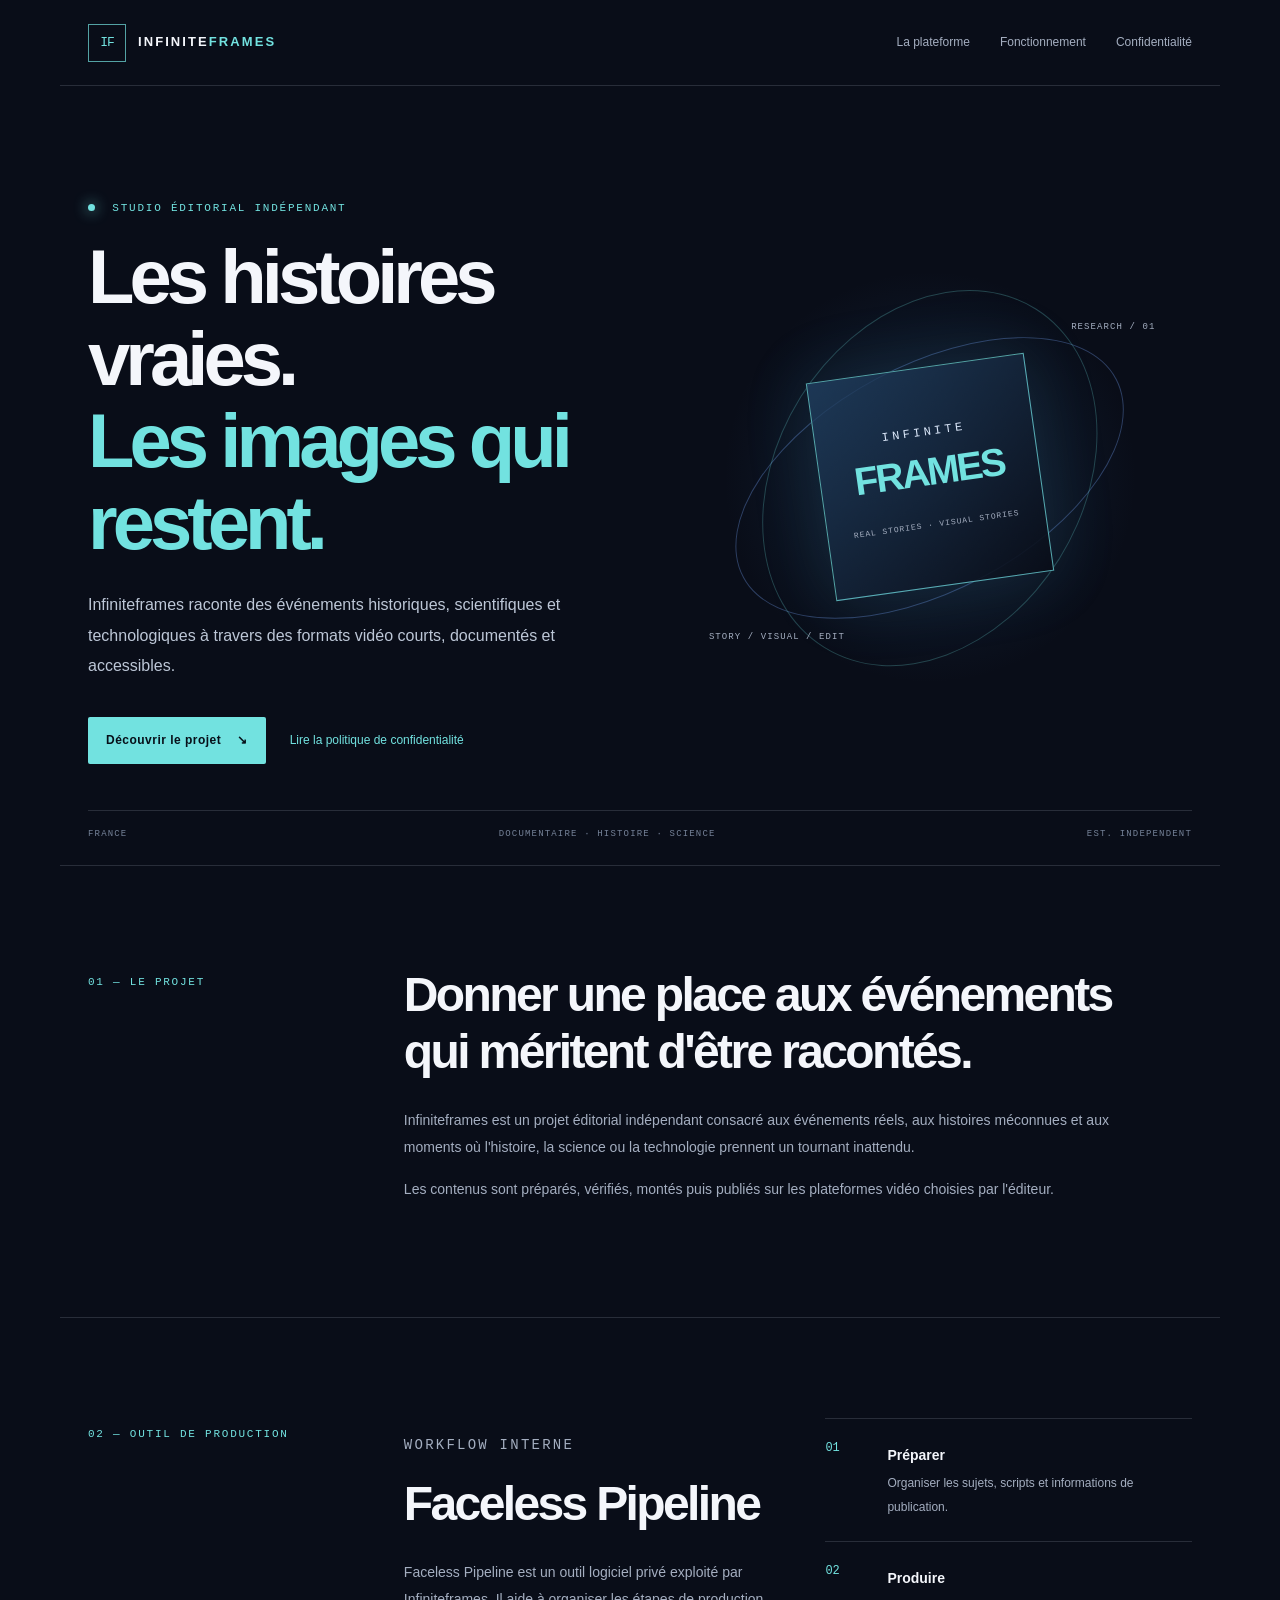
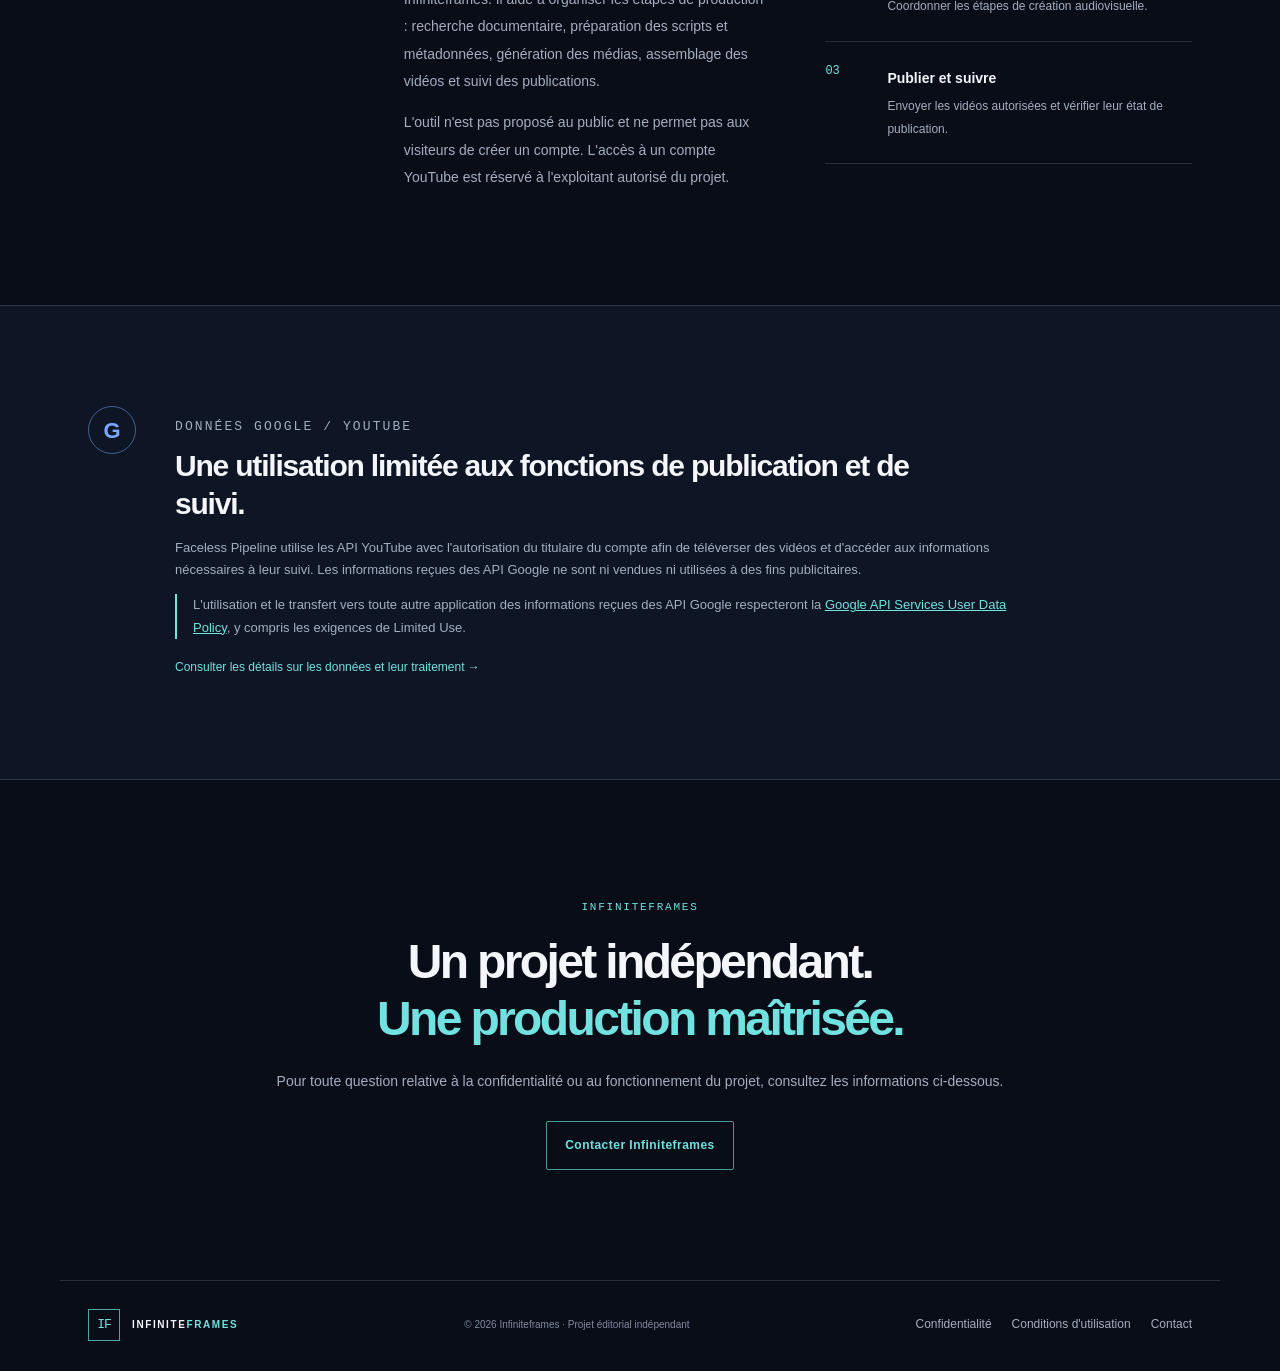
<file: index.html>
<!doctype html>
<html lang="fr">
<head>
  <meta charset="utf-8">
  <meta name="viewport" content="width=device-width, initial-scale=1">
  <meta name="theme-color" content="#090d18">
  <meta name="description" content="Infiniteframes — création et publication de vidéos documentaires. Faceless Pipeline est l'outil privé qui accompagne la préparation et la publication des contenus.">
  <title>Infiniteframes — Histoires réelles, images marquantes</title>
  <link rel="canonical" href="https://infiniteframes.fr/">
  <link rel="stylesheet" href="/assets/style.css">
</head>
<body>
  <header class="site-header">
    <a class="brand" href="/" aria-label="Infiniteframes, accueil">
      <span class="brand-mark">IF</span>
      <span class="brand-name">INFINITE<span>FRAMES</span></span>
    </a>
    <nav aria-label="Navigation principale">
      <a href="#plateforme">La plateforme</a>
      <a href="#fonctionnement">Fonctionnement</a>
      <a href="/privacy/">Confidentialité</a>
    </nav>
  </header>

  <main>
    <section class="hero">
      <div class="hero-copy">
        <p class="eyebrow"><span class="eyebrow-dot"></span> STUDIO ÉDITORIAL INDÉPENDANT</p>
        <h1>Les histoires vraies.<br><em>Les images qui restent.</em></h1>
        <p class="hero-lead">Infiniteframes raconte des événements historiques, scientifiques et technologiques à travers des formats vidéo courts, documentés et accessibles.</p>
        <div class="hero-actions">
          <a class="button button-primary" href="#plateforme">Découvrir le projet <span aria-hidden="true">↘</span></a>
          <a class="text-link" href="/privacy/">Lire la politique de confidentialité</a>
        </div>
      </div>
      <div class="hero-art" aria-label="Identité visuelle Infiniteframes">
        <div class="orbit orbit-one"></div><div class="orbit orbit-two"></div>
        <div class="art-core"><span>INFINITE</span><strong>FRAMES</strong><small>REAL STORIES · VISUAL STORIES</small></div>
        <span class="art-label label-top">RESEARCH / 01</span>
        <span class="art-label label-bottom">STORY / VISUAL / EDIT</span>
      </div>
      <div class="hero-foot"><span>FRANCE</span><span>DOCUMENTAIRE · HISTOIRE · SCIENCE</span><span>EST. INDEPENDENT</span></div>
    </section>

    <section class="intro section-wrap" id="plateforme">
      <div class="section-kicker">01 — LE PROJET</div>
      <div class="intro-content">
        <h2>Donner une place aux événements qui méritent d'être racontés.</h2>
        <p>Infiniteframes est un projet éditorial indépendant consacré aux événements réels, aux histoires méconnues et aux moments où l'histoire, la science ou la technologie prennent un tournant inattendu.</p>
        <p>Les contenus sont préparés, vérifiés, montés puis publiés sur les plateformes vidéo choisies par l'éditeur.</p>
      </div>
    </section>

    <section class="platform-section section-wrap" id="fonctionnement">
      <div class="section-kicker">02 — OUTIL DE PRODUCTION</div>
      <div class="platform-grid">
        <div>
          <p class="eyebrow">WORKFLOW INTERNE</p>
          <h2>Faceless Pipeline</h2>
          <p>Faceless Pipeline est un outil logiciel privé exploité par Infiniteframes. Il aide à organiser les étapes de production : recherche documentaire, préparation des scripts et métadonnées, génération des médias, assemblage des vidéos et suivi des publications.</p>
          <p>L'outil n'est pas proposé au public et ne permet pas aux visiteurs de créer un compte. L'accès à un compte YouTube est réservé à l'exploitant autorisé du projet.</p>
        </div>
        <div class="feature-list">
          <div class="feature"><span>01</span><div><strong>Préparer</strong><p>Organiser les sujets, scripts et informations de publication.</p></div></div>
          <div class="feature"><span>02</span><div><strong>Produire</strong><p>Coordonner les étapes de création audiovisuelle.</p></div></div>
          <div class="feature"><span>03</span><div><strong>Publier et suivre</strong><p>Envoyer les vidéos autorisées et vérifier leur état de publication.</p></div></div>
        </div>
      </div>
    </section>

    <section class="google-notice">
      <div class="section-wrap notice-inner">
        <div class="notice-icon">G</div>
        <div><p class="eyebrow">DONNÉES GOOGLE / YOUTUBE</p><h2>Une utilisation limitée aux fonctions de publication et de suivi.</h2>
          <p>Faceless Pipeline utilise les API YouTube avec l'autorisation du titulaire du compte afin de téléverser des vidéos et d'accéder aux informations nécessaires à leur suivi. Les informations reçues des API Google ne sont ni vendues ni utilisées à des fins publicitaires.</p>
          <p class="limited-use">L'utilisation et le transfert vers toute autre application des informations reçues des API Google respecteront la <a href="https://developers.google.com/terms/api-services-user-data-policy" target="_blank" rel="noopener noreferrer">Google API Services User Data Policy</a>, y compris les exigences de Limited Use.</p>
          <a class="text-link" href="/privacy/">Consulter les détails sur les données et leur traitement →</a>
        </div>
      </div>
    </section>

    <section class="closing section-wrap">
      <p class="eyebrow">INFINITEFRAMES</p>
      <h2>Un projet indépendant.<br><em>Une production maîtrisée.</em></h2>
      <p>Pour toute question relative à la confidentialité ou au fonctionnement du projet, consultez les informations ci-dessous.</p>
      <a class="button button-outline" href="mailto:infiniteframes70@gmail.com">Contacter Infiniteframes</a>
    </section>
  </main>

  <footer class="site-footer">
    <a class="brand footer-brand" href="/"><span class="brand-mark">IF</span><span class="brand-name">INFINITE<span>FRAMES</span></span></a>
    <span class="footer-note">© 2026 Infiniteframes · Projet éditorial indépendant</span>
    <div class="footer-links"><a href="/privacy/">Confidentialité</a><a href="/terms/">Conditions d'utilisation</a><a href="mailto:infiniteframes70@gmail.com">Contact</a></div>
  </footer>
</body>
</html>
</file>
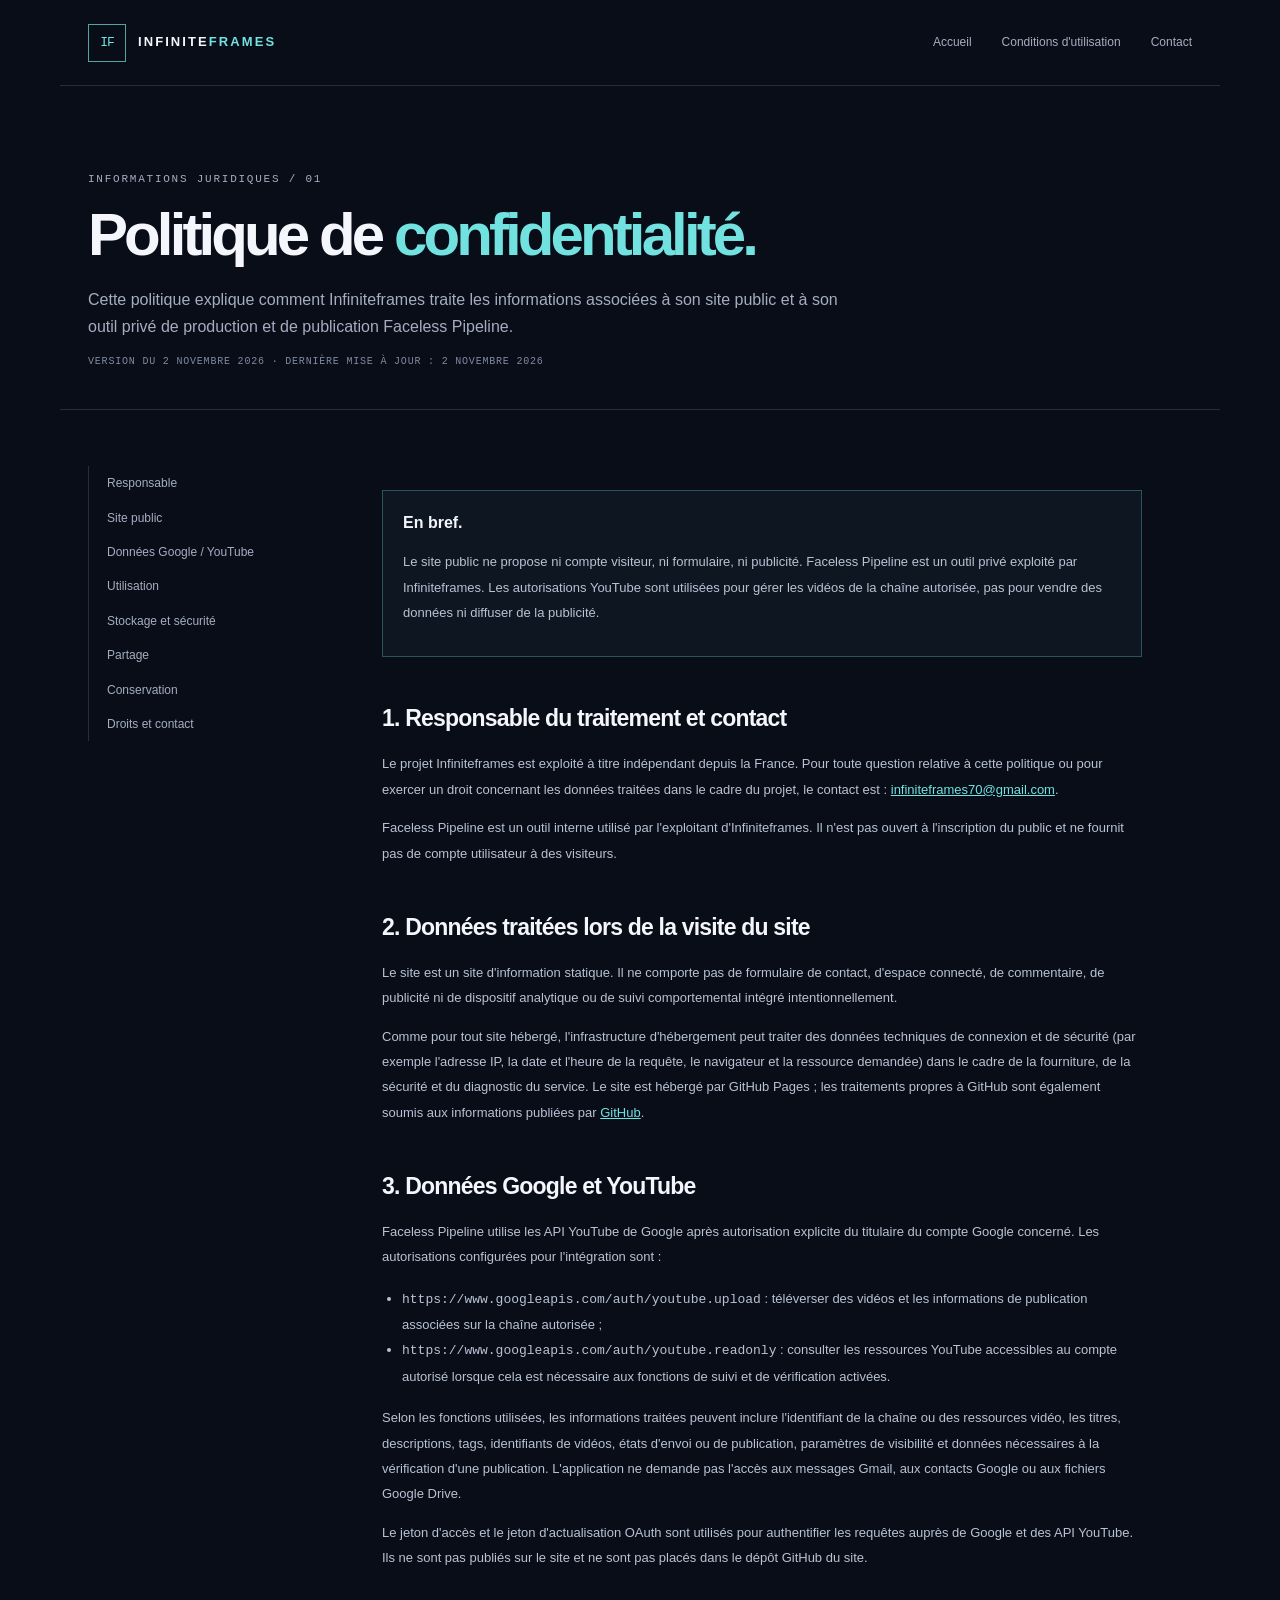
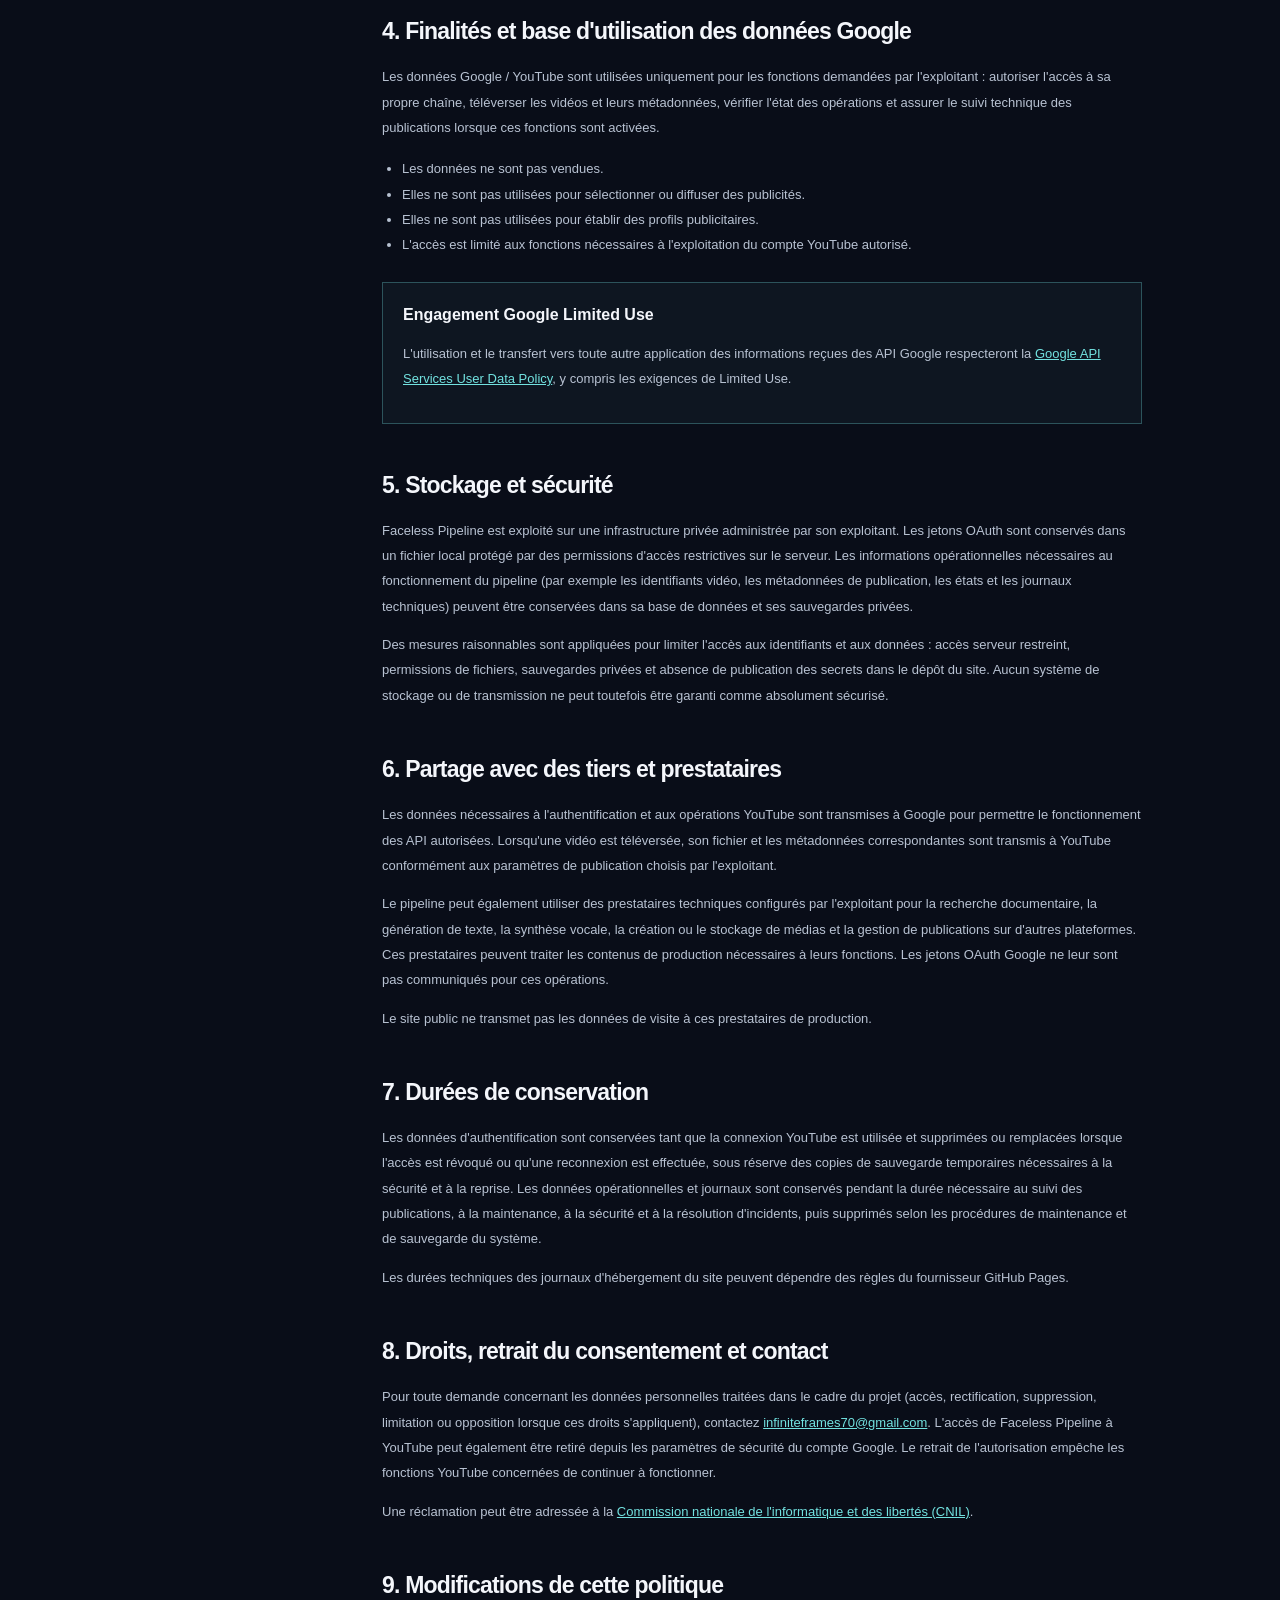
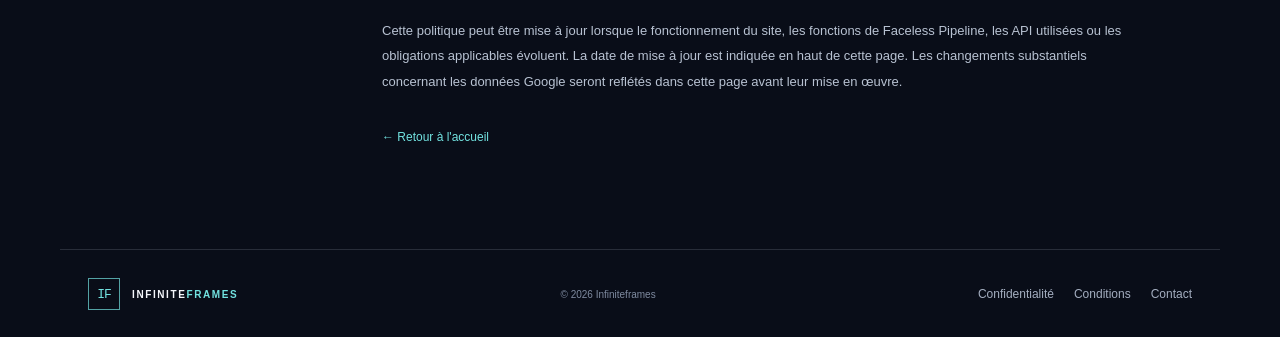
<file: privacy/index.html>
<!doctype html>
<html lang="fr">
<head>
  <meta charset="utf-8"><meta name="viewport" content="width=device-width, initial-scale=1">
  <meta name="description" content="Politique de confidentialité d'Infiniteframes et de l'outil privé Faceless Pipeline, notamment concernant les données YouTube et Google OAuth.">
  <meta name="theme-color" content="#090d18">
  <title>Politique de confidentialité — Infiniteframes</title>
  <link rel="canonical" href="https://infiniteframes.fr/privacy/">
  <link rel="stylesheet" href="/assets/style.css">
</head>
<body>
  <header class="site-header"><a class="brand" href="/"><span class="brand-mark">IF</span><span class="brand-name">INFINITE<span>FRAMES</span></span></a><nav aria-label="Navigation principale"><a href="/">Accueil</a><a href="/terms/">Conditions d'utilisation</a><a href="mailto:infiniteframes70@gmail.com">Contact</a></nav></header>
  <section class="legal-hero"><p class="eyebrow">INFORMATIONS JURIDIQUES / 01</p><h1>Politique de <em>confidentialité.</em></h1><p>Cette politique explique comment Infiniteframes traite les informations associées à son site public et à son outil privé de production et de publication Faceless Pipeline.</p><div class="legal-meta">VERSION DU 2 NOVEMBRE 2026 · DERNIÈRE MISE À JOUR : 2 NOVEMBRE 2026</div></section>
  <main class="legal-layout">
    <aside class="legal-nav" aria-label="Sommaire"><a href="#responsable">Responsable</a><a href="#site">Site public</a><a href="#google">Données Google / YouTube</a><a href="#utilisation">Utilisation</a><a href="#stockage">Stockage et sécurité</a><a href="#partage">Partage</a><a href="#conservation">Conservation</a><a href="#droits">Droits et contact</a></aside>
    <article class="legal-content">
      <div class="legal-callout"><strong>En bref.</strong><p>Le site public ne propose ni compte visiteur, ni formulaire, ni publicité. Faceless Pipeline est un outil privé exploité par Infiniteframes. Les autorisations YouTube sont utilisées pour gérer les vidéos de la chaîne autorisée, pas pour vendre des données ni diffuser de la publicité.</p></div>

      <h2 id="responsable">1. Responsable du traitement et contact</h2>
      <p>Le projet Infiniteframes est exploité à titre indépendant depuis la France. Pour toute question relative à cette politique ou pour exercer un droit concernant les données traitées dans le cadre du projet, le contact est : <a href="mailto:infiniteframes70@gmail.com">infiniteframes70@gmail.com</a>.</p>
      <p>Faceless Pipeline est un outil interne utilisé par l'exploitant d'Infiniteframes. Il n'est pas ouvert à l'inscription du public et ne fournit pas de compte utilisateur à des visiteurs.</p>

      <h2 id="site">2. Données traitées lors de la visite du site</h2>
      <p>Le site est un site d'information statique. Il ne comporte pas de formulaire de contact, d'espace connecté, de commentaire, de publicité ni de dispositif analytique ou de suivi comportemental intégré intentionnellement.</p>
      <p>Comme pour tout site hébergé, l'infrastructure d'hébergement peut traiter des données techniques de connexion et de sécurité (par exemple l'adresse IP, la date et l'heure de la requête, le navigateur et la ressource demandée) dans le cadre de la fourniture, de la sécurité et du diagnostic du service. Le site est hébergé par GitHub Pages ; les traitements propres à GitHub sont également soumis aux informations publiées par <a href="https://docs.github.com/en/site-policy/privacy-policies/github-privacy-statement" target="_blank" rel="noopener noreferrer">GitHub</a>.</p>

      <h2 id="google">3. Données Google et YouTube</h2>
      <p>Faceless Pipeline utilise les API YouTube de Google après autorisation explicite du titulaire du compte Google concerné. Les autorisations configurées pour l'intégration sont :</p>
      <ul><li><code>https://www.googleapis.com/auth/youtube.upload</code> : téléverser des vidéos et les informations de publication associées sur la chaîne autorisée ;</li><li><code>https://www.googleapis.com/auth/youtube.readonly</code> : consulter les ressources YouTube accessibles au compte autorisé lorsque cela est nécessaire aux fonctions de suivi et de vérification activées.</li></ul>
      <p>Selon les fonctions utilisées, les informations traitées peuvent inclure l'identifiant de la chaîne ou des ressources vidéo, les titres, descriptions, tags, identifiants de vidéos, états d'envoi ou de publication, paramètres de visibilité et données nécessaires à la vérification d'une publication. L'application ne demande pas l'accès aux messages Gmail, aux contacts Google ou aux fichiers Google Drive.</p>
      <p>Le jeton d'accès et le jeton d'actualisation OAuth sont utilisés pour authentifier les requêtes auprès de Google et des API YouTube. Ils ne sont pas publiés sur le site et ne sont pas placés dans le dépôt GitHub du site.</p>

      <h2 id="utilisation">4. Finalités et base d'utilisation des données Google</h2>
      <p>Les données Google / YouTube sont utilisées uniquement pour les fonctions demandées par l'exploitant : autoriser l'accès à sa propre chaîne, téléverser les vidéos et leurs métadonnées, vérifier l'état des opérations et assurer le suivi technique des publications lorsque ces fonctions sont activées.</p>
      <ul><li>Les données ne sont pas vendues.</li><li>Elles ne sont pas utilisées pour sélectionner ou diffuser des publicités.</li><li>Elles ne sont pas utilisées pour établir des profils publicitaires.</li><li>L'accès est limité aux fonctions nécessaires à l'exploitation du compte YouTube autorisé.</li></ul>
      <div class="legal-callout"><strong>Engagement Google Limited Use</strong><p>L'utilisation et le transfert vers toute autre application des informations reçues des API Google respecteront la <a href="https://developers.google.com/terms/api-services-user-data-policy" target="_blank" rel="noopener noreferrer">Google API Services User Data Policy</a>, y compris les exigences de Limited Use.</p></div>

      <h2 id="stockage">5. Stockage et sécurité</h2>
      <p>Faceless Pipeline est exploité sur une infrastructure privée administrée par son exploitant. Les jetons OAuth sont conservés dans un fichier local protégé par des permissions d'accès restrictives sur le serveur. Les informations opérationnelles nécessaires au fonctionnement du pipeline (par exemple les identifiants vidéo, les métadonnées de publication, les états et les journaux techniques) peuvent être conservées dans sa base de données et ses sauvegardes privées.</p>
      <p>Des mesures raisonnables sont appliquées pour limiter l'accès aux identifiants et aux données : accès serveur restreint, permissions de fichiers, sauvegardes privées et absence de publication des secrets dans le dépôt du site. Aucun système de stockage ou de transmission ne peut toutefois être garanti comme absolument sécurisé.</p>

      <h2 id="partage">6. Partage avec des tiers et prestataires</h2>
      <p>Les données nécessaires à l'authentification et aux opérations YouTube sont transmises à Google pour permettre le fonctionnement des API autorisées. Lorsqu'une vidéo est téléversée, son fichier et les métadonnées correspondantes sont transmis à YouTube conformément aux paramètres de publication choisis par l'exploitant.</p>
      <p>Le pipeline peut également utiliser des prestataires techniques configurés par l'exploitant pour la recherche documentaire, la génération de texte, la synthèse vocale, la création ou le stockage de médias et la gestion de publications sur d'autres plateformes. Ces prestataires peuvent traiter les contenus de production nécessaires à leurs fonctions. Les jetons OAuth Google ne leur sont pas communiqués pour ces opérations.</p>
      <p>Le site public ne transmet pas les données de visite à ces prestataires de production.</p>

      <h2 id="conservation">7. Durées de conservation</h2>
      <p>Les données d'authentification sont conservées tant que la connexion YouTube est utilisée et supprimées ou remplacées lorsque l'accès est révoqué ou qu'une reconnexion est effectuée, sous réserve des copies de sauvegarde temporaires nécessaires à la sécurité et à la reprise. Les données opérationnelles et journaux sont conservés pendant la durée nécessaire au suivi des publications, à la maintenance, à la sécurité et à la résolution d'incidents, puis supprimés selon les procédures de maintenance et de sauvegarde du système.</p>
      <p>Les durées techniques des journaux d'hébergement du site peuvent dépendre des règles du fournisseur GitHub Pages.</p>

      <h2 id="droits">8. Droits, retrait du consentement et contact</h2>
      <p>Pour toute demande concernant les données personnelles traitées dans le cadre du projet (accès, rectification, suppression, limitation ou opposition lorsque ces droits s'appliquent), contactez <a href="mailto:infiniteframes70@gmail.com">infiniteframes70@gmail.com</a>. L'accès de Faceless Pipeline à YouTube peut également être retiré depuis les paramètres de sécurité du compte Google. Le retrait de l'autorisation empêche les fonctions YouTube concernées de continuer à fonctionner.</p>
      <p>Une réclamation peut être adressée à la <a href="https://www.cnil.fr/" target="_blank" rel="noopener noreferrer">Commission nationale de l'informatique et des libertés (CNIL)</a>.</p>

      <h2>9. Modifications de cette politique</h2>
      <p>Cette politique peut être mise à jour lorsque le fonctionnement du site, les fonctions de Faceless Pipeline, les API utilisées ou les obligations applicables évoluent. La date de mise à jour est indiquée en haut de cette page. Les changements substantiels concernant les données Google seront reflétés dans cette page avant leur mise en œuvre.</p>
      <a class="back-link" href="/">← Retour à l'accueil</a>
    </article>
  </main>
  <footer class="site-footer"><a class="brand footer-brand" href="/"><span class="brand-mark">IF</span><span class="brand-name">INFINITE<span>FRAMES</span></span></a><span class="footer-note">© 2026 Infiniteframes</span><div class="footer-links"><a href="/privacy/">Confidentialité</a><a href="/terms/">Conditions</a><a href="mailto:infiniteframes70@gmail.com">Contact</a></div></footer>
</body>
</html>
</file>
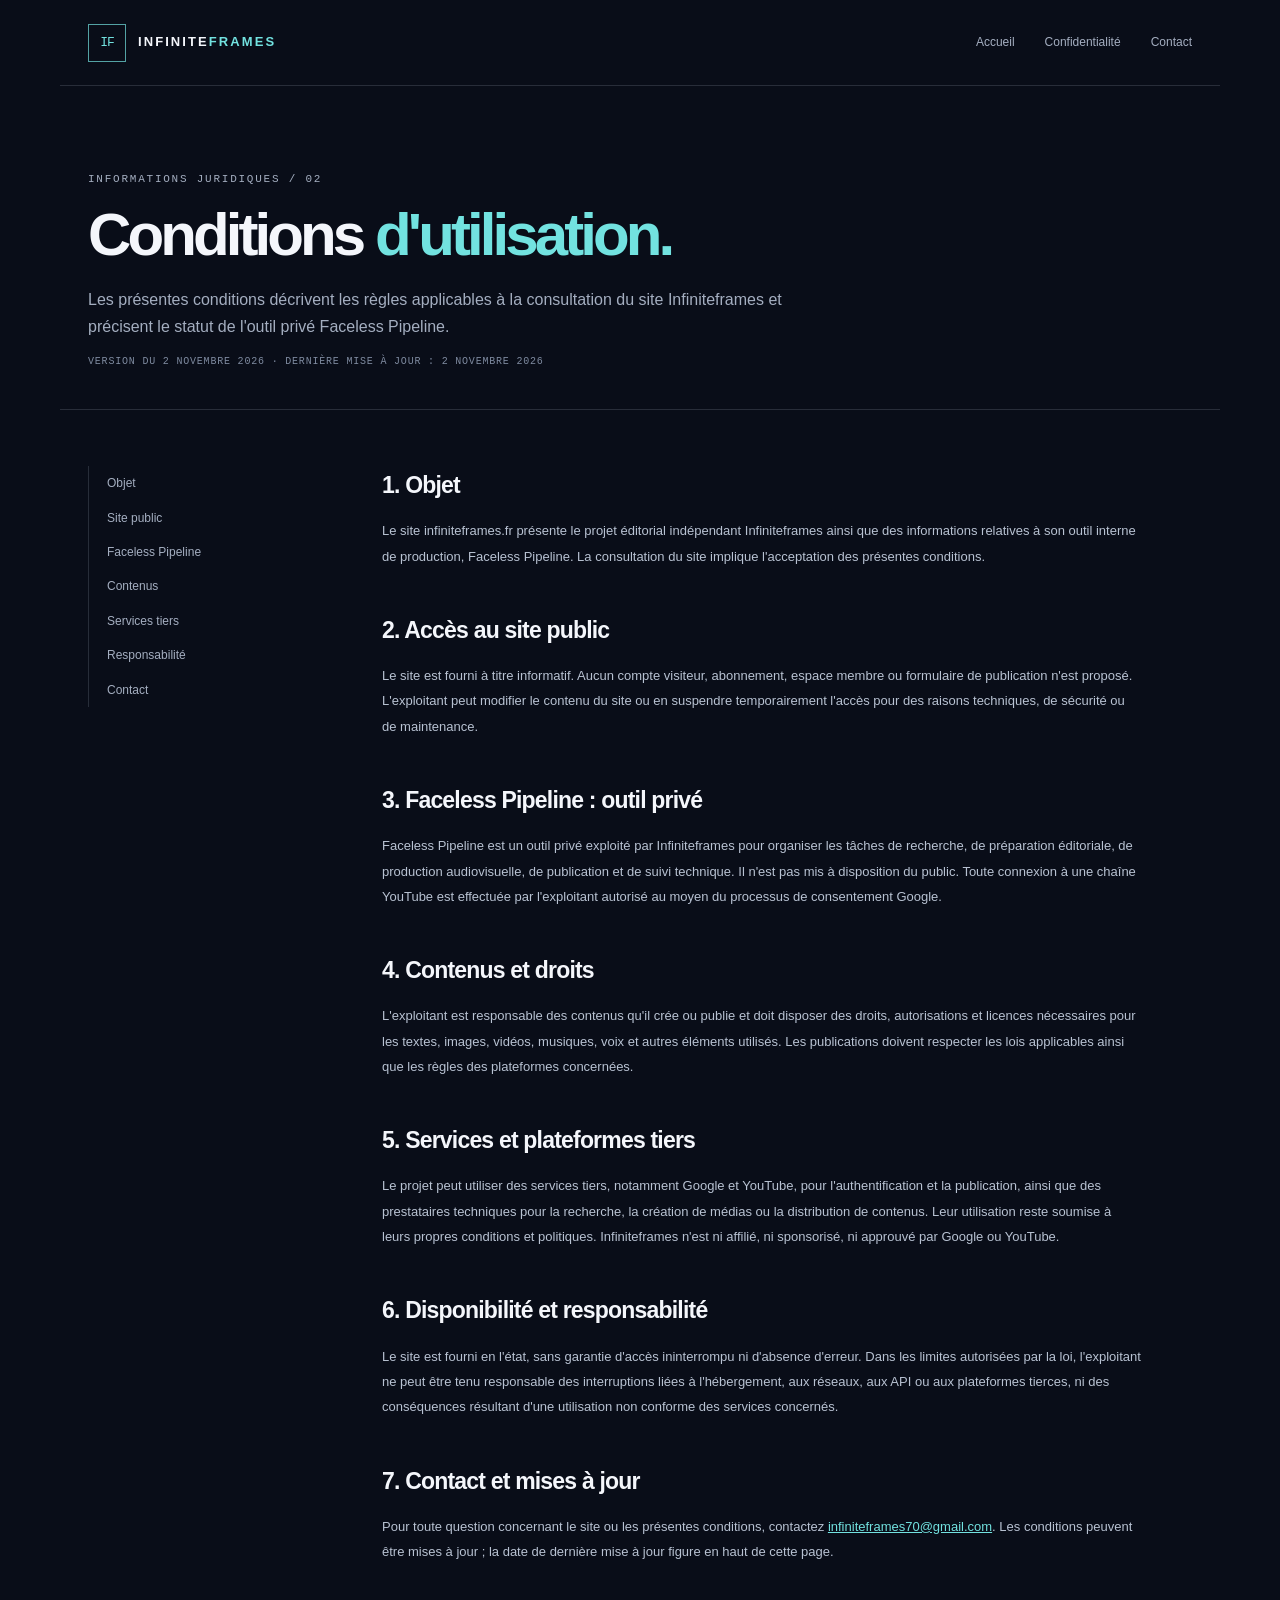
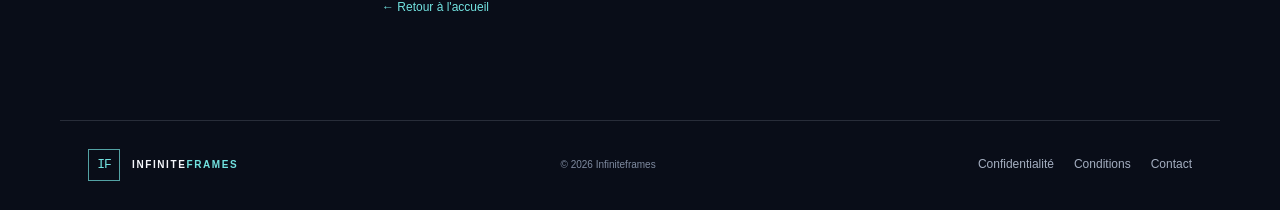
<file: terms/index.html>
<!doctype html>
<html lang="fr">
<head>
  <meta charset="utf-8"><meta name="viewport" content="width=device-width, initial-scale=1">
  <meta name="description" content="Conditions d'utilisation du site Infiniteframes et de l'outil privé Faceless Pipeline.">
  <meta name="theme-color" content="#090d18">
  <title>Conditions d'utilisation — Infiniteframes</title>
  <link rel="canonical" href="https://infiniteframes.fr/terms/">
  <link rel="stylesheet" href="/assets/style.css">
</head>
<body>
  <header class="site-header"><a class="brand" href="/"><span class="brand-mark">IF</span><span class="brand-name">INFINITE<span>FRAMES</span></span></a><nav aria-label="Navigation principale"><a href="/">Accueil</a><a href="/privacy/">Confidentialité</a><a href="mailto:infiniteframes70@gmail.com">Contact</a></nav></header>
  <section class="legal-hero"><p class="eyebrow">INFORMATIONS JURIDIQUES / 02</p><h1>Conditions <em>d'utilisation.</em></h1><p>Les présentes conditions décrivent les règles applicables à la consultation du site Infiniteframes et précisent le statut de l'outil privé Faceless Pipeline.</p><div class="legal-meta">VERSION DU 2 NOVEMBRE 2026 · DERNIÈRE MISE À JOUR : 2 NOVEMBRE 2026</div></section>
  <main class="legal-layout">
    <aside class="legal-nav" aria-label="Sommaire"><a href="#objet">Objet</a><a href="#site">Site public</a><a href="#outil">Faceless Pipeline</a><a href="#contenus">Contenus</a><a href="#tiers">Services tiers</a><a href="#responsabilite">Responsabilité</a><a href="#contact">Contact</a></aside>
    <article class="legal-content">
      <h2 id="objet">1. Objet</h2>
      <p>Le site infiniteframes.fr présente le projet éditorial indépendant Infiniteframes ainsi que des informations relatives à son outil interne de production, Faceless Pipeline. La consultation du site implique l'acceptation des présentes conditions.</p>
      <h2 id="site">2. Accès au site public</h2>
      <p>Le site est fourni à titre informatif. Aucun compte visiteur, abonnement, espace membre ou formulaire de publication n'est proposé. L'exploitant peut modifier le contenu du site ou en suspendre temporairement l'accès pour des raisons techniques, de sécurité ou de maintenance.</p>
      <h2 id="outil">3. Faceless Pipeline : outil privé</h2>
      <p>Faceless Pipeline est un outil privé exploité par Infiniteframes pour organiser les tâches de recherche, de préparation éditoriale, de production audiovisuelle, de publication et de suivi technique. Il n'est pas mis à disposition du public. Toute connexion à une chaîne YouTube est effectuée par l'exploitant autorisé au moyen du processus de consentement Google.</p>
      <h2 id="contenus">4. Contenus et droits</h2>
      <p>L'exploitant est responsable des contenus qu'il crée ou publie et doit disposer des droits, autorisations et licences nécessaires pour les textes, images, vidéos, musiques, voix et autres éléments utilisés. Les publications doivent respecter les lois applicables ainsi que les règles des plateformes concernées.</p>
      <h2 id="tiers">5. Services et plateformes tiers</h2>
      <p>Le projet peut utiliser des services tiers, notamment Google et YouTube, pour l'authentification et la publication, ainsi que des prestataires techniques pour la recherche, la création de médias ou la distribution de contenus. Leur utilisation reste soumise à leurs propres conditions et politiques. Infiniteframes n'est ni affilié, ni sponsorisé, ni approuvé par Google ou YouTube.</p>
      <h2 id="responsabilite">6. Disponibilité et responsabilité</h2>
      <p>Le site est fourni en l'état, sans garantie d'accès ininterrompu ni d'absence d'erreur. Dans les limites autorisées par la loi, l'exploitant ne peut être tenu responsable des interruptions liées à l'hébergement, aux réseaux, aux API ou aux plateformes tierces, ni des conséquences résultant d'une utilisation non conforme des services concernés.</p>
      <h2 id="contact">7. Contact et mises à jour</h2>
      <p>Pour toute question concernant le site ou les présentes conditions, contactez <a href="mailto:infiniteframes70@gmail.com">infiniteframes70@gmail.com</a>. Les conditions peuvent être mises à jour ; la date de dernière mise à jour figure en haut de cette page.</p>
      <a class="back-link" href="/">← Retour à l'accueil</a>
    </article>
  </main>
  <footer class="site-footer"><a class="brand footer-brand" href="/"><span class="brand-mark">IF</span><span class="brand-name">INFINITE<span>FRAMES</span></span></a><span class="footer-note">© 2026 Infiniteframes</span><div class="footer-links"><a href="/privacy/">Confidentialité</a><a href="/terms/">Conditions</a><a href="mailto:infiniteframes70@gmail.com">Contact</a></div></footer>
</body>
</html>
</file>
<file: assets/style.css>
:root{--bg:#090d18;--bg2:#0e1524;--panel:#121d30;--ink:#f4f6fb;--muted:#a4aec0;--line:rgba(214,226,246,.15);--blue:#7aa7ff;--cyan:#72e2e0;--max:1160px}
*{box-sizing:border-box}html{scroll-behavior:smooth}body{margin:0;background:var(--bg);color:var(--ink);font-family:Manrope,Segoe UI,Arial,sans-serif;line-height:1.7}a{color:inherit}.site-header{height:86px;max-width:var(--max);margin:auto;padding:0 28px;display:flex;align-items:center;justify-content:space-between;border-bottom:1px solid var(--line)}.brand{display:flex;align-items:center;gap:12px;text-decoration:none}.brand-mark{width:38px;height:38px;display:grid;place-items:center;border:1px solid rgba(114,226,224,.7);color:var(--cyan);font:500 13px 'DM Mono',monospace;letter-spacing:-1px}.brand-name{font-size:13px;letter-spacing:.16em;font-weight:800}.brand-name span{color:var(--cyan)}nav{display:flex;gap:30px}nav a,.footer-links a{font-size:12px;color:var(--muted);text-decoration:none}nav a:hover,.footer-links a:hover,.text-link:hover{color:var(--cyan)}.hero{max-width:var(--max);margin:0 auto;padding:105px 28px 26px;position:relative;min-height:650px;display:grid;grid-template-columns:1.05fr .95fr;align-items:center}.eyebrow,.section-kicker{font:11px 'DM Mono',monospace;letter-spacing:.16em;color:var(--cyan)}.eyebrow-dot{display:inline-block;width:7px;height:7px;border-radius:50%;background:var(--cyan);margin-right:9px;box-shadow:0 0 14px var(--cyan)}h1{font-size:clamp(46px,6vw,76px);line-height:1.08;letter-spacing:-.065em;margin:22px 0 26px;font-weight:700}h1 em,h2 em{font-style:normal;color:var(--cyan)}.hero-lead{max-width:540px;color:#bdc7d7;font-size:16px;line-height:1.9}.hero-actions{display:flex;align-items:center;gap:24px;margin-top:36px}.button{display:inline-flex;align-items:center;gap:16px;padding:13px 18px;text-decoration:none;font-size:12px;font-weight:800;letter-spacing:.04em;border-radius:2px}.button-primary{background:var(--cyan);color:#071019}.button-primary:hover{background:#a0f0ed}.text-link{font-size:12px;color:var(--cyan);text-decoration:none}.hero-art{width:min(100%,470px);aspect-ratio:1;margin:auto;position:relative;display:grid;place-items:center;background:radial-gradient(circle at 50% 50%,rgba(51,103,160,.24),transparent 62%)}.orbit{position:absolute;border:1px solid rgba(122,167,255,.32);border-radius:50%;transform:rotate(-28deg)}.orbit-one{width:90%;height:48%}.orbit-two{width:65%;height:85%;transform:rotate(32deg);border-color:rgba(114,226,224,.25)}.art-core{width:220px;height:220px;border:1px solid rgba(114,226,224,.7);background:linear-gradient(140deg,rgba(34,67,102,.76),rgba(9,13,24,.93));box-shadow:0 0 70px rgba(64,158,184,.16);display:flex;flex-direction:column;align-items:center;justify-content:center;transform:rotate(-8deg)}.art-core span{font:12px 'DM Mono',monospace;letter-spacing:.28em;color:#dce8fa}.art-core strong{font-size:39px;letter-spacing:-.06em;color:var(--cyan)}.art-core small{font:8px 'DM Mono',monospace;letter-spacing:.12em;color:var(--muted);margin-top:14px}.art-label{position:absolute;font:9px 'DM Mono',monospace;letter-spacing:.12em;color:var(--muted)}.label-top{top:17%;right:2%}.label-bottom{bottom:15%;left:3%}.hero-foot{grid-column:1/-1;display:flex;justify-content:space-between;border-top:1px solid var(--line);padding-top:18px;margin-top:46px;color:#758298;font:9px 'DM Mono',monospace;letter-spacing:.13em}.section-wrap{max-width:var(--max);margin:0 auto;padding:100px 28px}.intro{border-top:1px solid var(--line);display:grid;grid-template-columns:.35fr 1fr;gap:40px}.section-kicker{padding-top:10px}.intro-content{max-width:780px}.intro h2,.platform-grid h2,.closing h2{font-size:clamp(32px,4vw,48px);letter-spacing:-.055em;line-height:1.2;margin:0 0 26px}.intro p,.platform-grid p,.closing>p:not(.eyebrow){color:var(--muted);font-size:14px;line-height:1.95;max-width:760px}.platform-section{border-top:1px solid var(--line);display:grid;grid-template-columns:.35fr 1fr;gap:40px}.platform-grid{display:grid;grid-template-columns:1fr 1fr;gap:55px}.platform-grid h2{margin-top:16px}.feature-list{border-top:1px solid var(--line)}.feature{display:grid;grid-template-columns:48px 1fr;gap:14px;padding:22px 0;border-bottom:1px solid var(--line)}.feature>span{font:12px 'DM Mono',monospace;color:var(--cyan)}.feature strong{font-size:14px}.feature p{margin:4px 0 0;font-size:12px!important}.google-notice{background:var(--bg2);border-top:1px solid var(--line);border-bottom:1px solid var(--line)}.notice-inner{display:grid;grid-template-columns:62px 1fr;gap:25px;align-items:start}.notice-icon{width:48px;height:48px;border:1px solid rgba(122,167,255,.5);border-radius:50%;display:grid;place-items:center;color:var(--blue);font-size:22px;font-weight:800}.notice-inner h2{font-size:30px;line-height:1.25;letter-spacing:-.04em;margin:9px 0 15px;max-width:760px}.notice-inner p{color:var(--muted);font-size:13px;max-width:850px}.notice-inner a{color:var(--cyan)}.limited-use{border-left:2px solid var(--cyan);padding-left:16px}.closing{text-align:center;padding-top:110px;padding-bottom:110px}.closing h2{margin:20px 0}.closing>p:not(.eyebrow){margin:0 auto 26px}.button-outline{border:1px solid rgba(114,226,224,.65);color:var(--cyan)}.button-outline:hover{background:rgba(114,226,224,.1)}.site-footer{border-top:1px solid var(--line);max-width:var(--max);margin:auto;padding:28px;display:flex;align-items:center;justify-content:space-between;gap:20px}.footer-brand .brand-mark{width:32px;height:32px}.footer-brand .brand-name{font-size:10px}.footer-note{font-size:10px;color:#7f8ba0}.footer-links{display:flex;gap:20px}
/* Legal pages */
.legal-hero{max-width:var(--max);margin:auto;padding:76px 28px 42px;border-bottom:1px solid var(--line)}.legal-hero h1{font-size:clamp(40px,5vw,60px);margin:18px 0}.legal-hero p{color:var(--muted);max-width:760px}.legal-layout{max-width:var(--max);margin:auto;padding:56px 28px 100px;display:grid;grid-template-columns:230px minmax(0,760px);gap:64px}.legal-nav{position:sticky;top:30px;align-self:start;border-left:1px solid var(--line);padding-left:18px}.legal-nav a{display:block;text-decoration:none;font-size:12px;color:var(--muted);padding:7px 0}.legal-nav a:hover{color:var(--cyan)}.legal-content h2{font-size:23px;letter-spacing:-.035em;margin:42px 0 12px}.legal-content h2:first-child{margin-top:0}.legal-content h3{font-size:15px;margin:25px 0 8px}.legal-content p,.legal-content li{font-size:13px;color:#b8c2d2;line-height:1.95}.legal-content ul{padding-left:20px}.legal-content a{color:var(--cyan);overflow-wrap:anywhere}.legal-callout{padding:18px 20px;border:1px solid rgba(114,226,224,.3);background:rgba(114,226,224,.045);margin:24px 0}.legal-meta{font:10px 'DM Mono',monospace;color:#7f8ba0;letter-spacing:.08em}.back-link{display:inline-block;margin-top:20px;color:var(--cyan);font-size:12px;text-decoration:none}
@media(max-width:760px){.site-header{height:auto;padding:20px 22px;align-items:flex-start;gap:20px;flex-direction:column}nav{gap:18px;flex-wrap:wrap}.hero{padding-top:70px;grid-template-columns:1fr}.hero-art{margin-top:42px;max-width:390px}.hero-foot{gap:15px;flex-wrap:wrap;font-size:8px}.intro,.platform-section{grid-template-columns:1fr;gap:24px}.section-wrap{padding:70px 22px}.platform-grid{grid-template-columns:1fr;gap:34px}.notice-inner{grid-template-columns:1fr}.notice-inner h2{font-size:26px}.site-footer{align-items:flex-start;flex-direction:column;padding:25px 22px}.footer-links{flex-wrap:wrap}.legal-hero{padding:60px 22px 32px}.legal-layout{grid-template-columns:1fr;padding:35px 22px 75px;gap:35px}.legal-nav{position:static;display:flex;flex-wrap:wrap;gap:6px 16px}.legal-nav a{padding:2px 0}.hero-actions{align-items:flex-start;flex-direction:column;gap:18px}}
</file>
